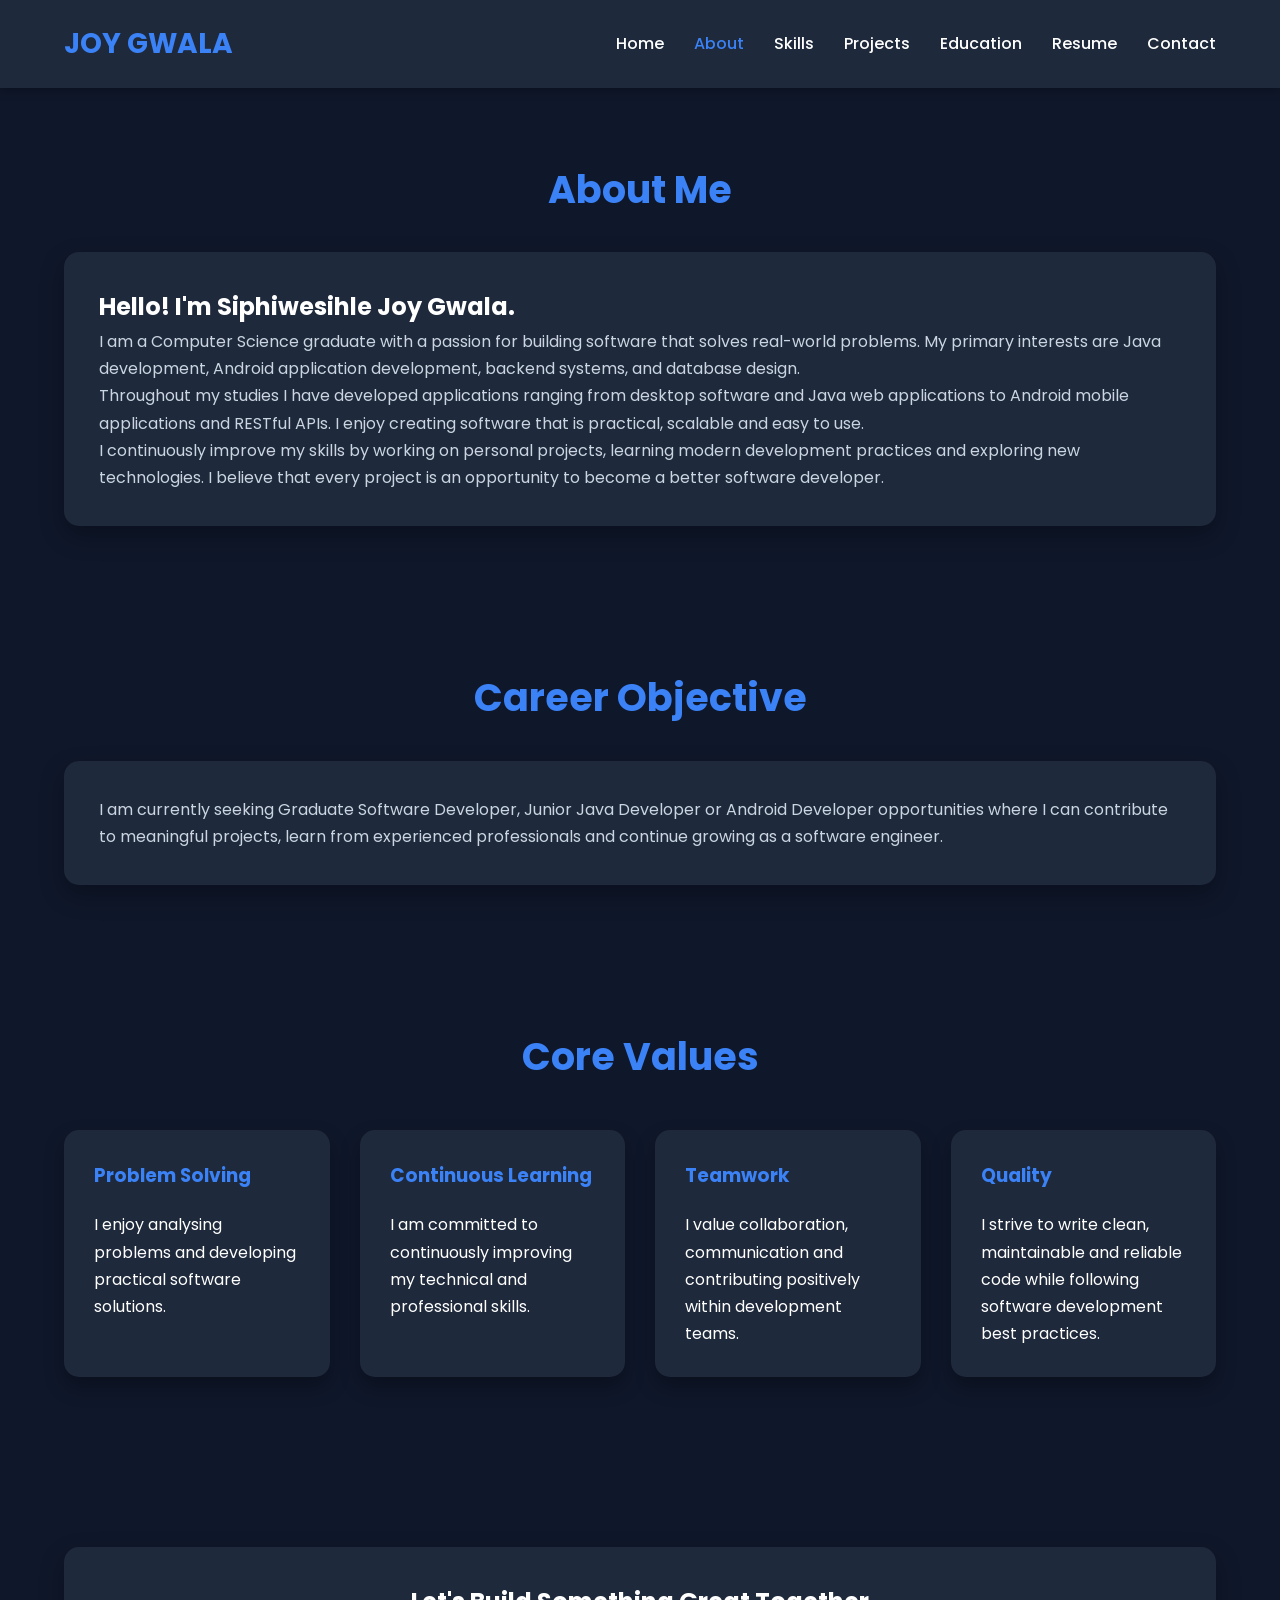
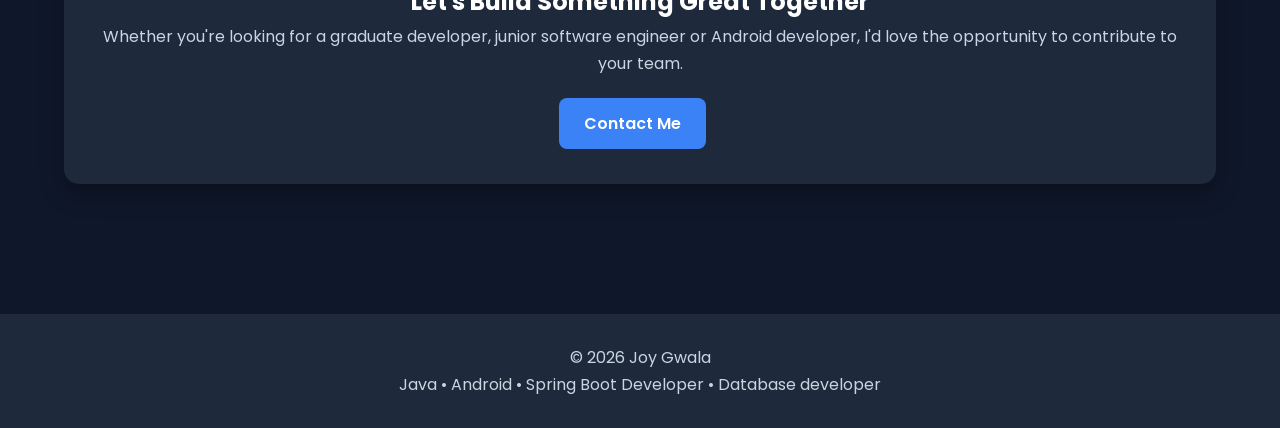
<file: about.html>
<!DOCTYPE html>
<html lang="en">

<head>
    <meta charset="UTF-8">
    <title>About | Joy Gwala</title>
    <link rel="stylesheet" href="style.css">
</head>

<body>

<nav>
    <div class="container nav-container">

        <h2 class="logo">JOY GWALA</h2>

        <ul>
            <li><a href="index.html">Home</a></li>
            <li><a class="active" href="about.html">About</a></li>
            <li><a href="skills.html">Skills</a></li>
            <li><a href="projects.html">Projects</a></li>
            <li><a href="education.html">Education</a></li>
            <li><a href="resume.html">Resume</a></li>
            <li><a href="contact.html">Contact</a></li>
        </ul>

    </div>
</nav>

<section class="container">

    <h1 class="section-title">About Me</h1>

    <div class="card">

        <h2>Hello! I'm Siphiwesihle Joy Gwala.</h2>

        <p>

            I am a Computer Science graduate with a passion for building
            software that solves real-world problems. My primary interests
            are Java development, Android application development, backend
            systems, and database design.

        </p>

        <p>

            Throughout my studies I have developed applications ranging from
            desktop software and Java web applications to Android mobile
            applications and RESTful APIs. I enjoy creating software that is
            practical, scalable and easy to use.

        </p>

        <p>

            I continuously improve my skills by working on personal projects,
            learning modern development practices and exploring new
            technologies. I believe that every project is an opportunity to
            become a better software developer.

        </p>

    </div>

</section>

<section class="container">

    <h2 class="section-title">Career Objective</h2>

    <div class="card">

        <p>

            I am currently seeking Graduate Software Developer, Junior Java
            Developer or Android Developer opportunities where I can
            contribute to meaningful projects, learn from experienced
            professionals and continue growing as a software engineer.

        </p>

    </div>

</section>

<section class="container">

    <h2 class="section-title">Core Values</h2>

    <div class="about-grid">

        <div class="skill-card">

            <h3>Problem Solving</h3>

            <p>
                I enjoy analysing problems and developing practical software
                solutions.
            </p>

        </div>

        <div class="skill-card">

            <h3>Continuous Learning</h3>

            <p>
                I am committed to continuously improving my technical and
                professional skills.
            </p>

        </div>

        <div class="skill-card">

            <h3>Teamwork</h3>

            <p>
                I value collaboration, communication and contributing
                positively within development teams.
            </p>

        </div>

        <div class="skill-card">

            <h3>Quality</h3>

            <p>
                I strive to write clean, maintainable and reliable code while
                following software development best practices.
            </p>

        </div>

    </div>

</section>

<section class="container">

    <div class="card center">

        <h2>Let's Build Something Great Together</h2>

        <p>

            Whether you're looking for a graduate developer, junior software
            engineer or Android developer, I'd love the opportunity to
            contribute to your team.

        </p>

        <a href="contact.html" class="btn btn-primary">
            Contact Me
        </a>

    </div>

</section>

<footer>

    <p>© 2026 Joy Gwala</p>

    <p>Java • Android • Spring Boot Developer • Database developer</p>

</footer>

</body>

</html>
</file>
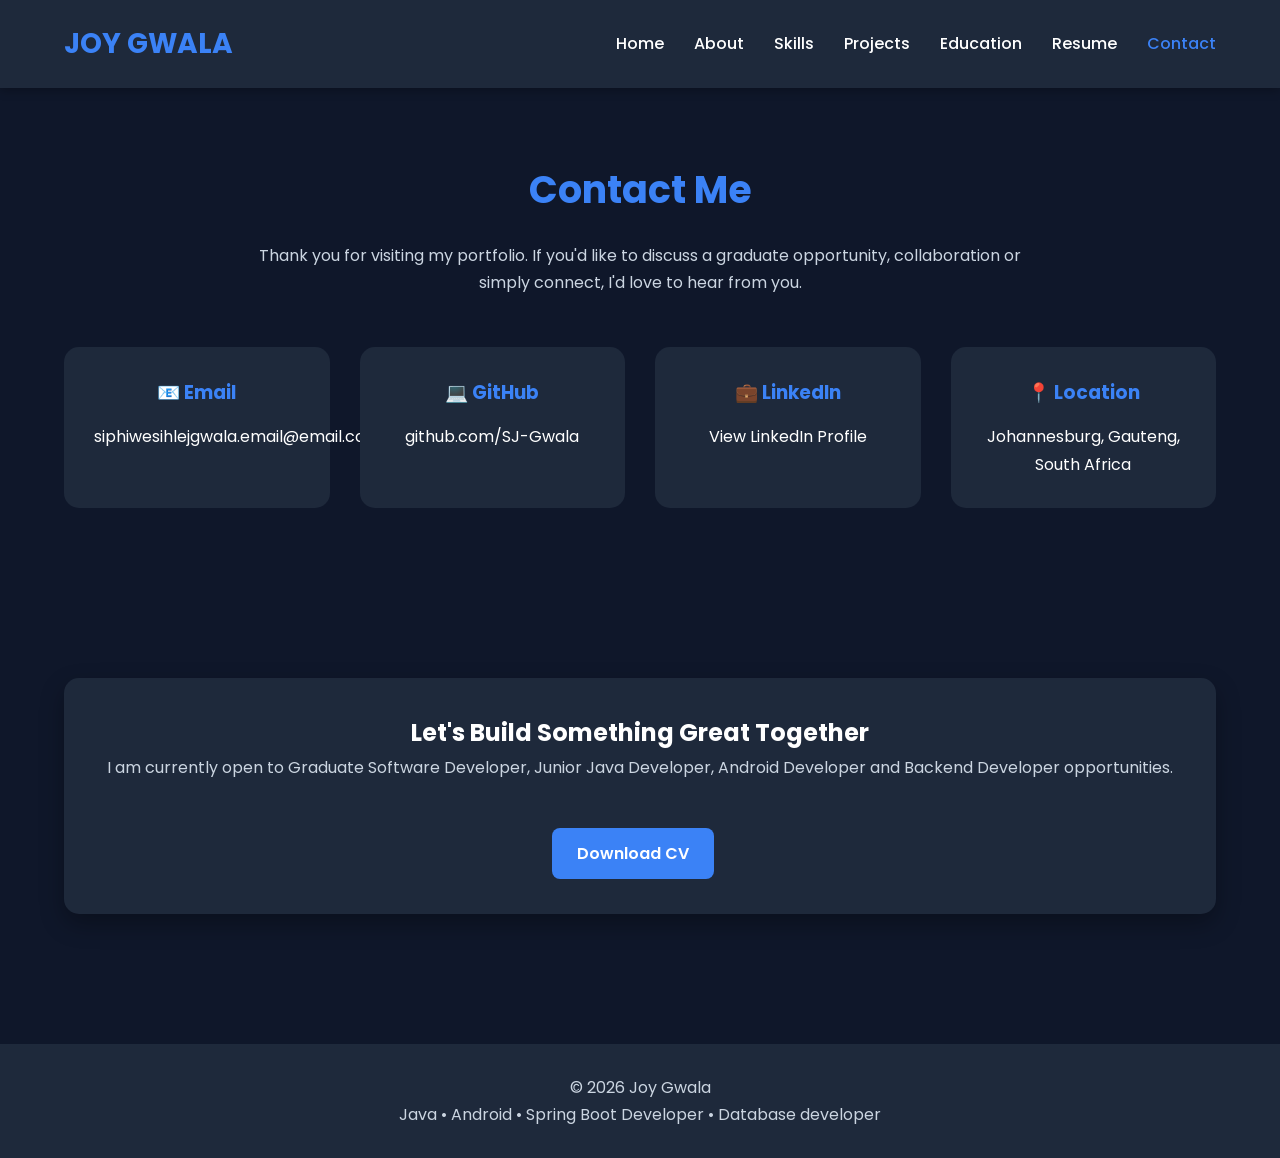
<file: contact.html>
<!DOCTYPE html>
<html lang="en">

<head>

<meta charset="UTF-8">

<title>Contact | Joy Gwala</title>

<link rel="stylesheet" href="style.css">

</head>

<body>

<nav>

<div class="container nav-container">

<h2 class="logo">JOY GWALA</h2>

<ul>

<li><a href="index.html">Home</a></li>

<li><a href="about.html">About</a></li>

<li><a href="skills.html">Skills</a></li>

<li><a href="projects.html">Projects</a></li>

<li><a href="education.html">Education</a></li>

<li><a href="resume.html">Resume</a></li>

<li><a class="active" href="contact.html">Contact</a></li>

</ul>

</div>

</nav>

<section class="container">

<h1 class="section-title">

Contact Me

</h1>

<p class="page-intro">

Thank you for visiting my portfolio. If you'd like to discuss a graduate opportunity, collaboration or simply connect, I'd love to hear from you.

</p>

<div class="contact-info">

<div class="contact-card">

<h3>📧 Email</h3>

<p>

siphiwesihlejgwala.email@email.com

</p>

</div>

<div class="contact-card">

<h3>💻 GitHub</h3>

<p>

<a href="https://github.com/SJ-Gwala"

target="_blank">

github.com/SJ-Gwala

</a>

</p>

</div>

<div class="contact-card">

<h3>💼 LinkedIn</h3>

<p>

<a href="www.linkedin.com/in/siphiwesihle-gwala-919321146"

target="_blank">

View LinkedIn Profile

</a>

</p>

</div>

<div class="contact-card">

<h3>📍 Location</h3>

<p>

Johannesburg, Gauteng, South Africa

</p>

</div>

</div>

</section>

<section class="container">

<div class="card center">

<h2>

Let's Build Something Great Together

</h2>

<p>

I am currently open to Graduate Software Developer,
Junior Java Developer, Android Developer and Backend Developer opportunities.

</p>

<br>

<a href="documents/SJ.Gwala_Resume.pdf"

download

class="btn btn-primary">

Download CV

</a>

</div>

</section>

<footer>

<p>

© 2026 Joy Gwala

</p>

<p>

Java • Android • Spring Boot Developer • Database developer

</p>

</footer>

</body>

</html>
</file>
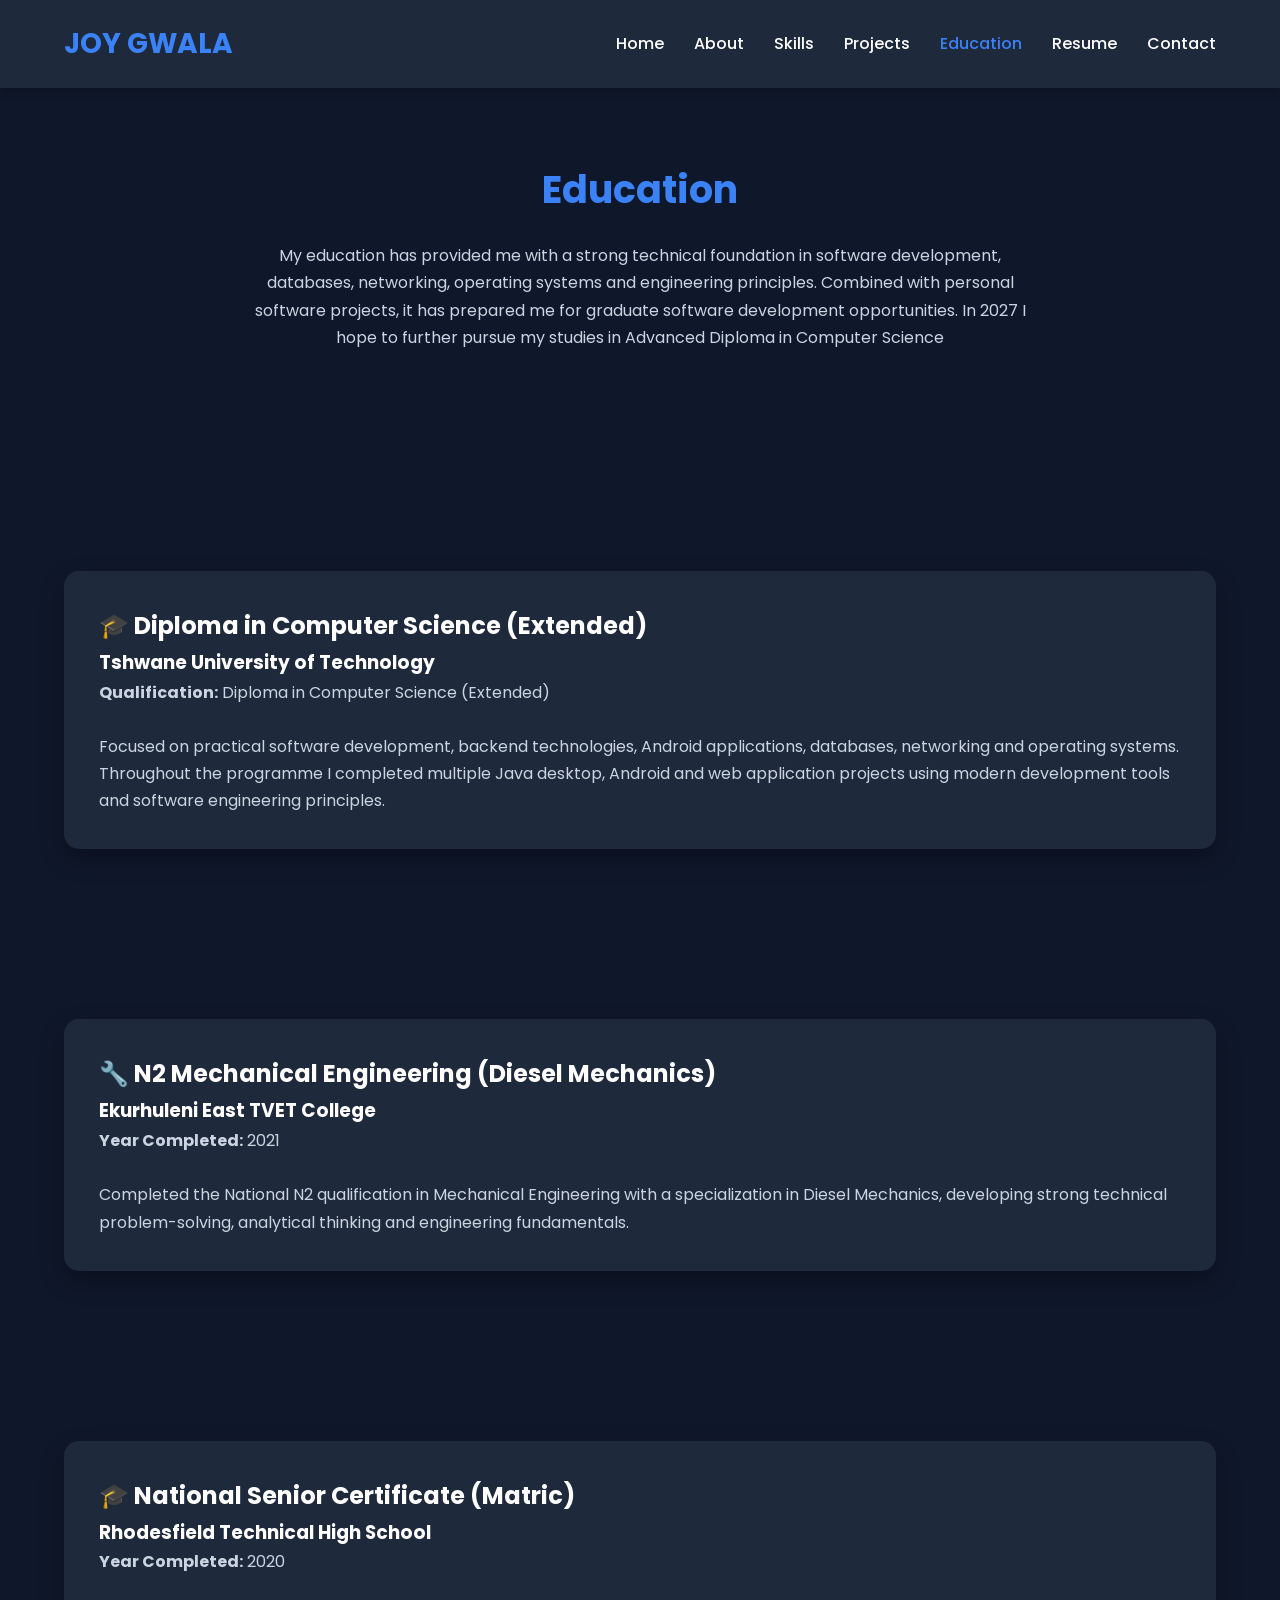
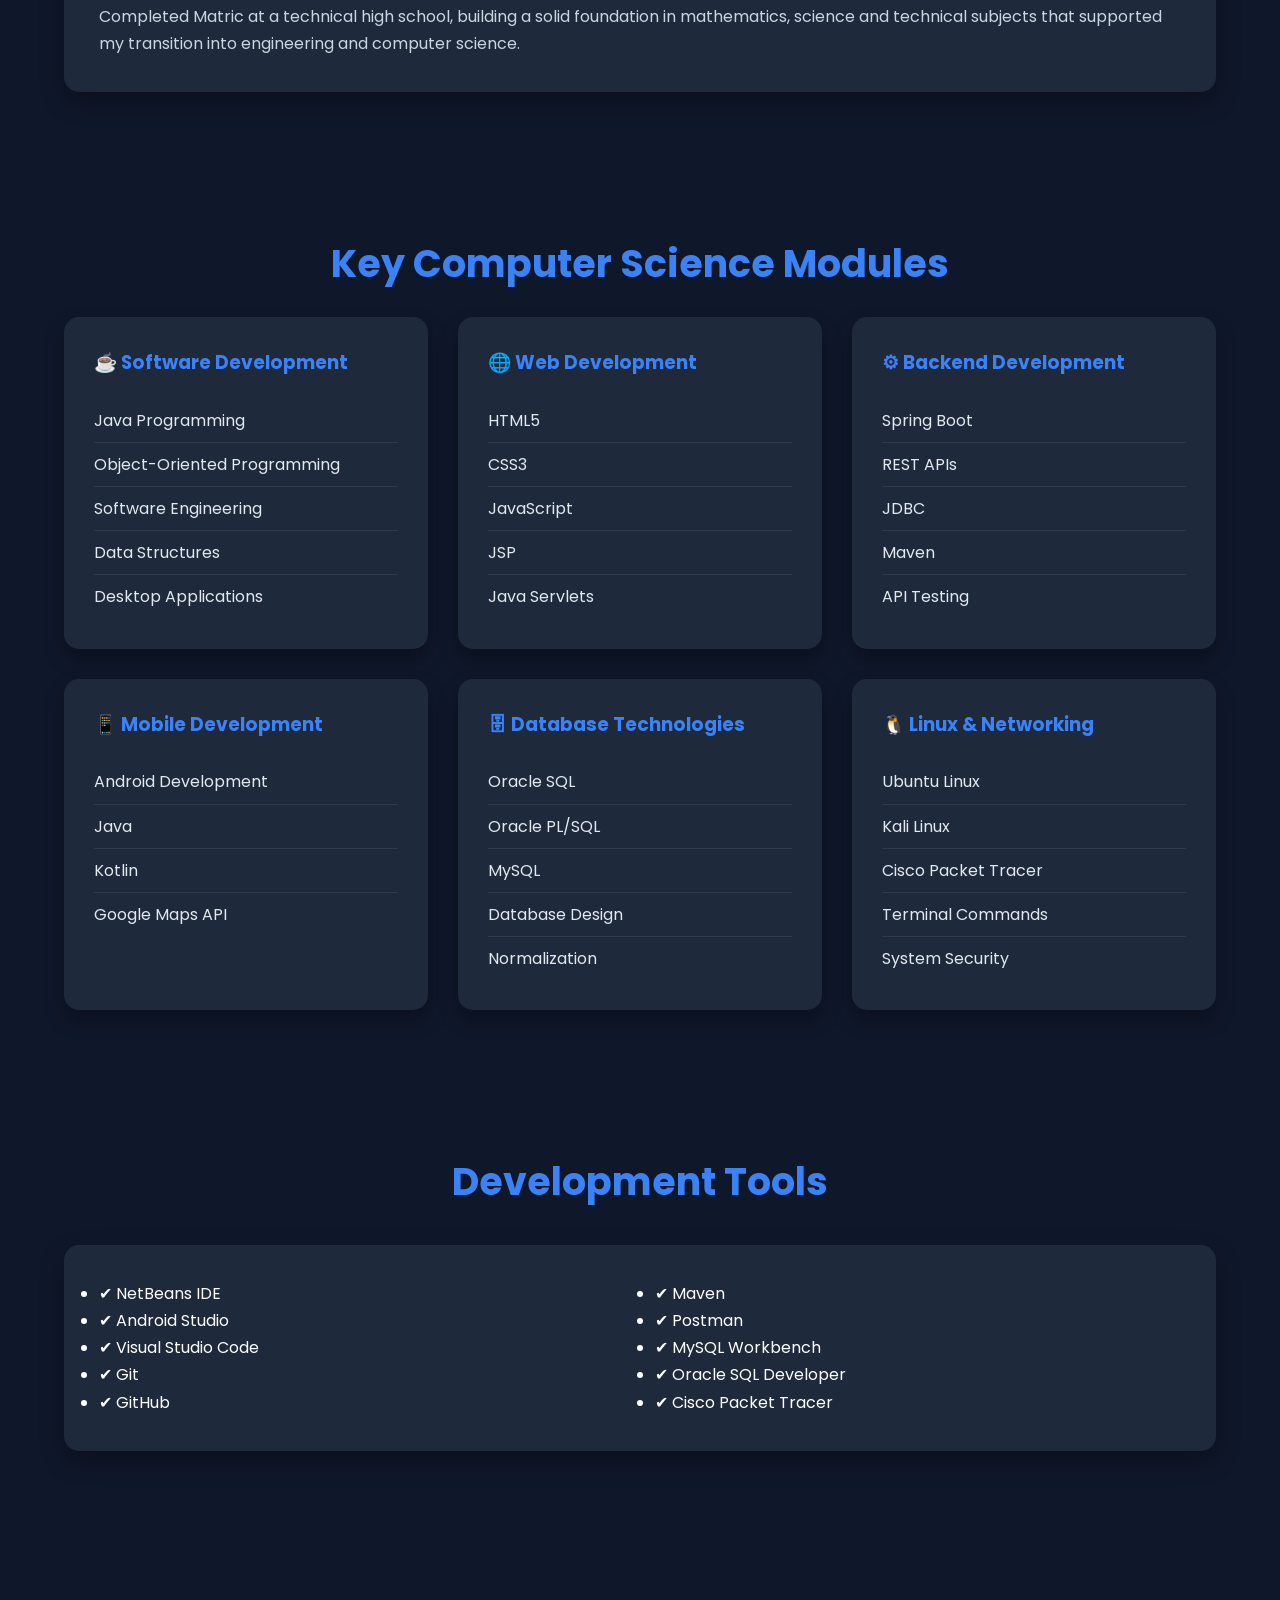
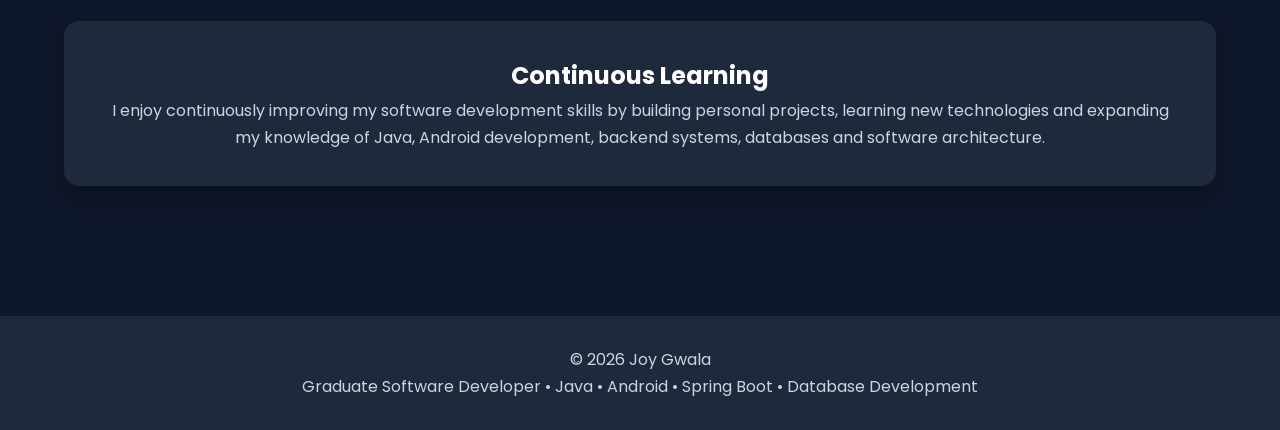
<file: education.html>
<!DOCTYPE html>
<html lang="en">

<head>

    <meta charset="UTF-8">
    <title>Education | Joy Gwala</title>
    <link rel="stylesheet" href="style.css">

</head>

<body>

<nav>

<div class="container nav-container">

<h2 class="logo">JOY GWALA</h2>

<ul>

<li><a href="index.html">Home</a></li>
<li><a href="about.html">About</a></li>
<li><a href="skills.html">Skills</a></li>
<li><a href="projects.html">Projects</a></li>
<li><a class="active" href="education.html">Education</a></li>
<li><a href="resume.html">Resume</a></li>
<li><a href="contact.html">Contact</a></li>

</ul>

</div>

</nav>

<section class="container">

<h1 class="section-title">

Education

</h1>

<p class="page-intro">

My education has provided me with a strong technical foundation in software development, databases, networking, operating systems and engineering principles. Combined with personal software projects, it has prepared me for graduate software development opportunities.
In 2027 I hope to further pursue my studies in Advanced Diploma in Computer Science

</p>

</section>

<!-- ================= UNIVERSITY ================= -->

<section class="container">

<div class="card">

<h2>🎓 Diploma in Computer Science (Extended)</h2>

<h3>Tshwane University of Technology</h3>

<p><strong>Qualification:</strong> Diploma in Computer Science (Extended)</p>

<br>

<p>

Focused on practical software development, backend technologies,
Android applications, databases, networking and operating systems.
Throughout the programme I completed multiple Java desktop,
Android and web application projects using modern development
tools and software engineering principles.

</p>

</div>

</section>

<!-- ================= N2 ================= -->

<section class="container">

<div class="card">

<h2>🔧 N2 Mechanical Engineering (Diesel Mechanics)</h2>

<h3>Ekurhuleni East TVET College</h3>

<p><strong>Year Completed:</strong> 2021</p>

<br>

<p>

Completed the National N2 qualification in Mechanical Engineering
with a specialization in Diesel Mechanics, developing strong
technical problem-solving, analytical thinking and engineering
fundamentals.

</p>

</div>

</section>

<!-- ================= MATRIC ================= -->

<section class="container">

<div class="card">

<h2>🎓 National Senior Certificate (Matric)</h2>

<h3>Rhodesfield Technical High School</h3>

<p><strong>Year Completed:</strong> 2020</p>

<br>

<p>

Completed Matric at a technical high school, building a solid
foundation in mathematics, science and technical subjects that
supported my transition into engineering and computer science.

</p>

</div>

</section>

<!-- ================= MODULES ================= -->

<section class="container">

<h2 class="section-title">

Key Computer Science Modules

</h2>

<div class="skills-grid">

<div class="skill-card">

<h3>☕ Software Development</h3>

<ul>

<li>Java Programming</li>
<li>Object-Oriented Programming</li>
<li>Software Engineering</li>
<li>Data Structures</li>
<li>Desktop Applications</li>

</ul>

</div>

<div class="skill-card">

<h3>🌐 Web Development</h3>

<ul>

<li>HTML5</li>
<li>CSS3</li>
<li>JavaScript</li>
<li>JSP</li>
<li>Java Servlets</li>

</ul>

</div>

<div class="skill-card">

<h3>⚙ Backend Development</h3>

<ul>

<li>Spring Boot</li>
<li>REST APIs</li>
<li>JDBC</li>
<li>Maven</li>
<li>API Testing</li>

</ul>

</div>

<div class="skill-card">

<h3>📱 Mobile Development</h3>

<ul>

<li>Android Development</li>
<li>Java</li>
<li>Kotlin</li>
<li>Google Maps API</li>

</ul>

</div>

<div class="skill-card">

<h3>🗄 Database Technologies</h3>

<ul>

<li>Oracle SQL</li>
<li>Oracle PL/SQL</li>
<li>MySQL</li>
<li>Database Design</li>
<li>Normalization</li>

</ul>

</div>

<div class="skill-card">

<h3>🐧 Linux & Networking</h3>

<ul>

<li>Ubuntu Linux</li>
<li>Kali Linux</li>
<li>Cisco Packet Tracer</li>
<li>Terminal Commands</li>
<li>System Security</li>

</ul>

</div>

</div>

</section>

<!-- ================= TOOLS ================= -->

<section class="container">

<h2 class="section-title">

Development Tools

</h2>

<div class="card">

<div class="skills-grid">

<div>

<ul>

<li>✔ NetBeans IDE</li>
<li>✔ Android Studio</li>
<li>✔ Visual Studio Code</li>
<li>✔ Git</li>
<li>✔ GitHub</li>

</ul>

</div>

<div>

<ul>

<li>✔ Maven</li>
<li>✔ Postman</li>
<li>✔ MySQL Workbench</li>
<li>✔ Oracle SQL Developer</li>
<li>✔ Cisco Packet Tracer</li>

</ul>

</div>

</div>

</div>

</section>

<!-- ================= LEARNING ================= -->

<section class="container">

<div class="card center">

<h2>Continuous Learning</h2>

<p>

I enjoy continuously improving my software development skills by
building personal projects, learning new technologies and
expanding my knowledge of Java, Android development, backend
systems, databases and software architecture.

</p>

</div>

</section>

<footer>

<p>

© 2026 Joy Gwala

</p>

<p>

Graduate Software Developer • Java • Android • Spring Boot • Database Development

</p>

</footer>

</body>

</html>
</file>
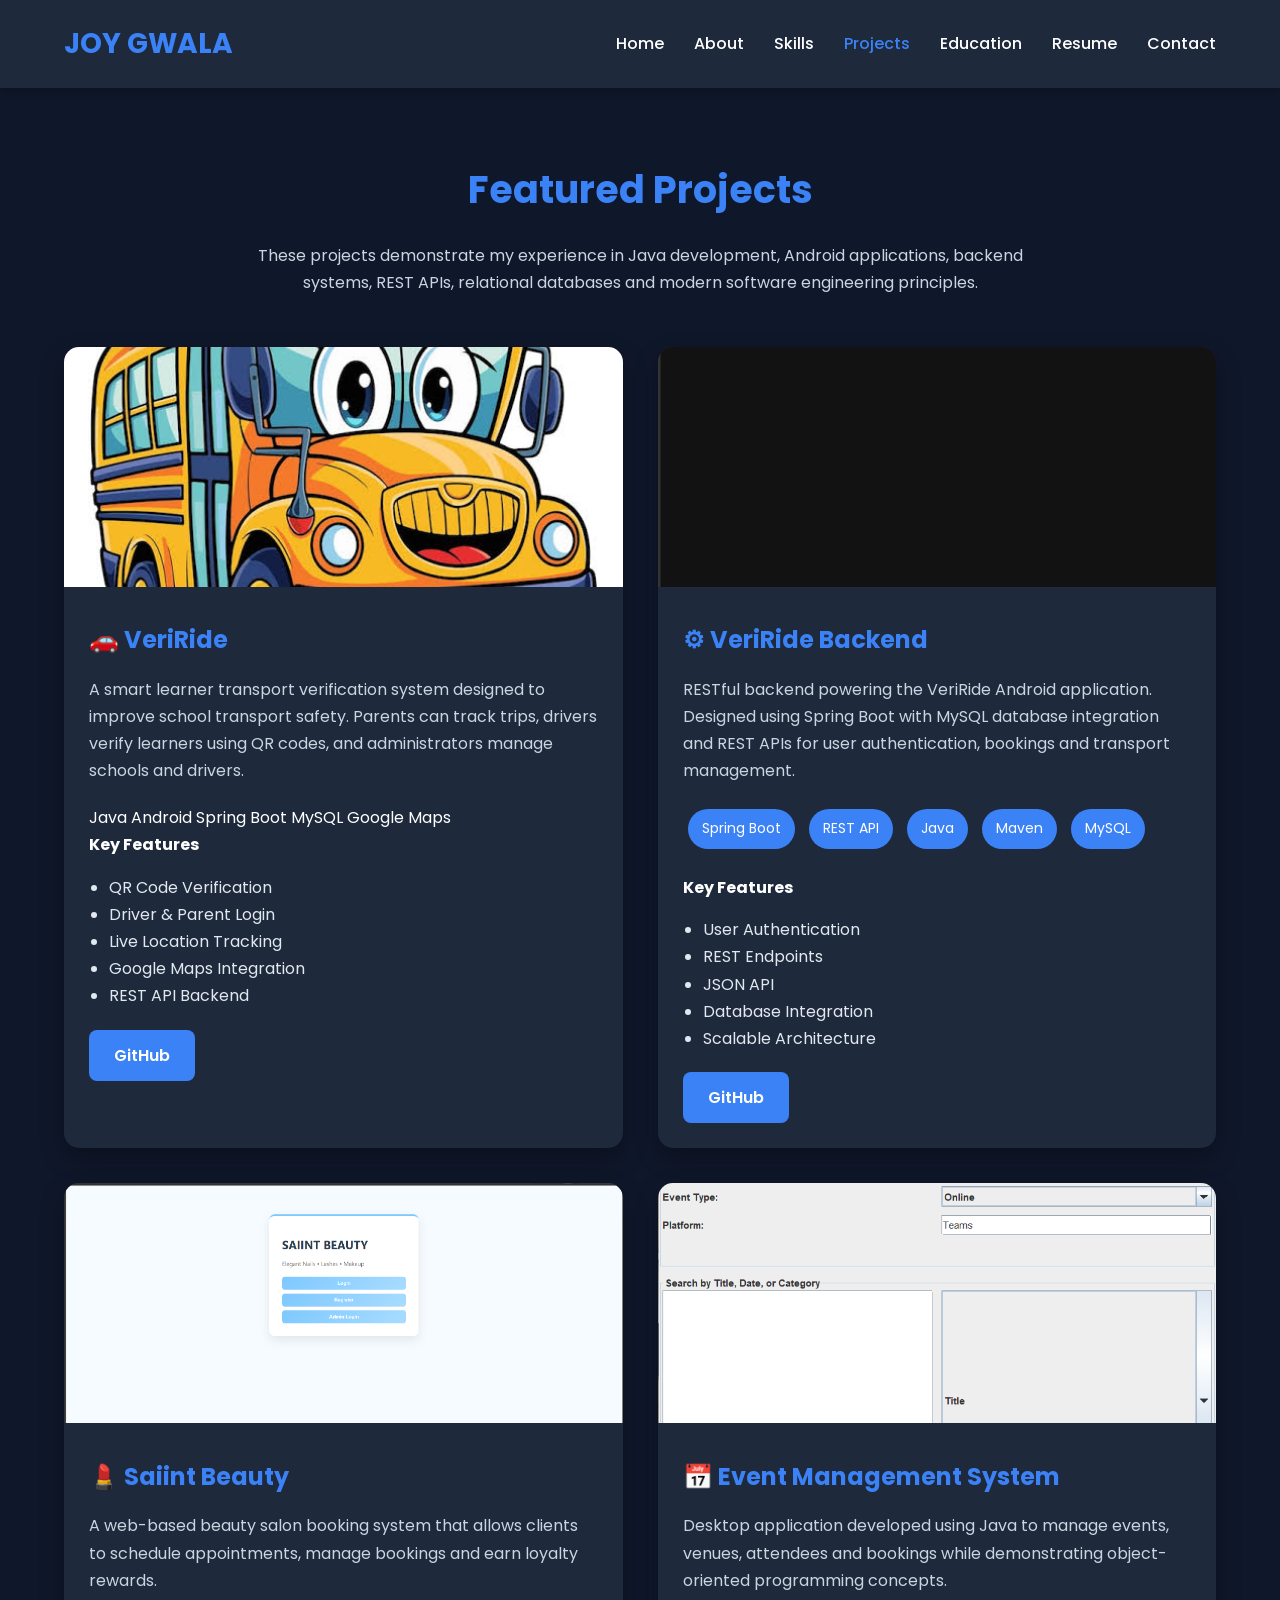
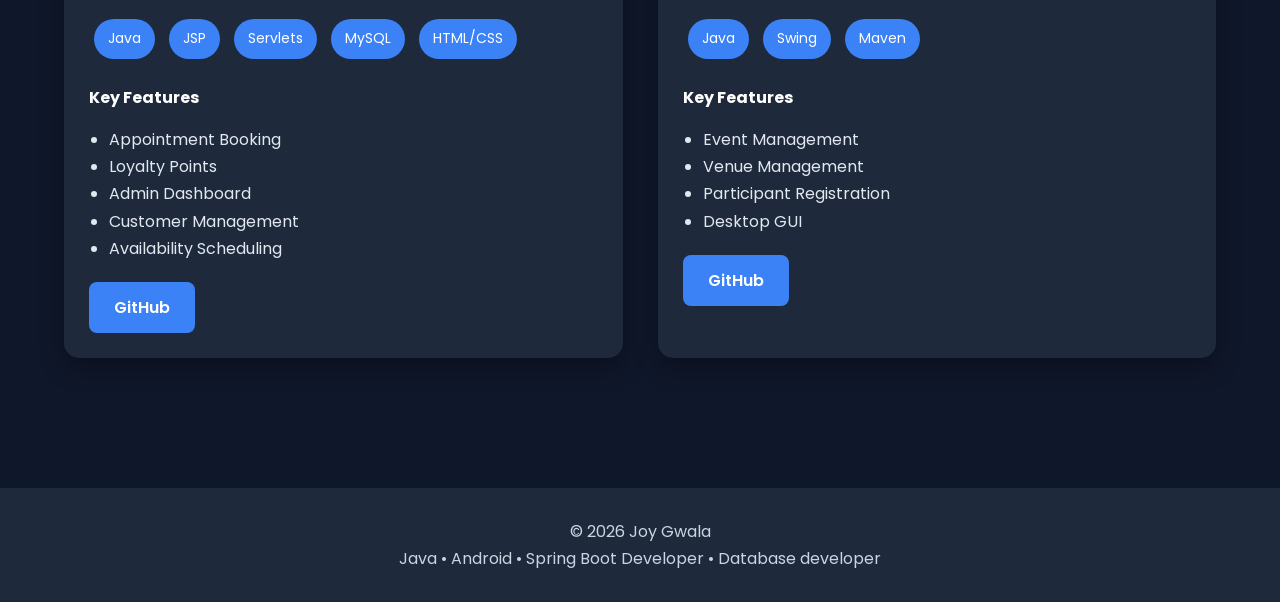
<file: projects.html>
<!DOCTYPE html>
<html lang="en">

<head>

    <meta charset="UTF-8">

    <title>Projects | Joy Gwala</title>

    <link rel="stylesheet" href="style.css">

</head>

<body>

<nav>

<div class="container nav-container">

<h2 class="logo">JOY GWALA</h2>

<ul>

<li><a href="index.html">Home</a></li>

<li><a href="about.html">About</a></li>

<li><a href="skills.html">Skills</a></li>

<li><a class="active" href="projects.html">Projects</a></li>

<li><a href="education.html">Education</a></li>

<li><a href="resume.html">Resume</a></li>

<li><a href="contact.html">Contact</a></li>

</ul>

</div>

</nav>

<section class="container">

<h1 class="section-title">

Featured Projects

</h1>

<p class="page-intro">

These projects demonstrate my experience in Java development,
Android applications, backend systems, REST APIs, relational
databases and modern software engineering principles.

</p>

<div class="projects-grid">

<!-- ================= VERIRIDE ================= -->

<div class="project-card">

<img src="pictures/veriride.jpeg" alt="VeriRide">

<div class="project-content">

<h2>🚗 VeriRide</h2>

<p>

A smart learner transport verification system designed to improve
school transport safety.

Parents can track trips, drivers verify learners using QR codes,
and administrators manage schools and drivers.

</p>

<div class=".tech-stack">

<span>Java</span>

<span>Android</span>

<span>Spring Boot</span>

<span>MySQL</span>

<span>Google Maps</span>

</div>

<h4>Key Features</h4>

<ul>

<li>QR Code Verification</li>

<li>Driver & Parent Login</li>

<li>Live Location Tracking</li>

<li>Google Maps Integration</li>

<li>REST API Backend</li>

</ul>

<div class="project-buttons">

<a href="https://github.com/SJ-Gwala/Veriride"
class="btn btn-primary">

GitHub

</a>

</div>

</div>

</div>

<!-- ================= BACKEND ================= -->

<div class="project-card">

<img src="pictures/Backend.png" alt="Backend">

<div class="project-content">

<h2>⚙ VeriRide Backend</h2>

<p>

RESTful backend powering the VeriRide Android application.

Designed using Spring Boot with MySQL database integration and
REST APIs for user authentication, bookings and transport
management.

</p>

<div class="tech-stack">

<span>Spring Boot</span>

<span>REST API</span>

<span>Java</span>

<span>Maven</span>

<span>MySQL</span>

</div>

<h4>Key Features</h4>

<ul>

<li>User Authentication</li>

<li>REST Endpoints</li>

<li>JSON API</li>

<li>Database Integration</li>

<li>Scalable Architecture</li>

</ul>

<div class="project-buttons">

<a href="https://github.com/SJ-Gwala/Veriride"
class="btn btn-primary">

GitHub

</a>

</div>

</div>

</div>

<!-- ================= SAIINT BEAUTY ================= -->

<div class="project-card">

<img src="pictures/home.png" alt="Saiint Beauty">

<div class="project-content">

<h2>💄 Saiint Beauty</h2>

<p>

A web-based beauty salon booking system that allows clients
to schedule appointments, manage bookings and earn loyalty
rewards.

</p>

<div class="tech-stack">

<span>Java</span>

<span>JSP</span>

<span>Servlets</span>

<span>MySQL</span>

<span>HTML/CSS</span>

</div>

<h4>Key Features</h4>

<ul>

<li>Appointment Booking</li>

<li>Loyalty Points</li>

<li>Admin Dashboard</li>

<li>Customer Management</li>

<li>Availability Scheduling</li>

</ul>

<div class="project-buttons">

<a href="https://github.com/SJ-Gwala/Saiint-Beauty"
class="btn btn-primary">

GitHub

</a>

</div>

</div>

</div>

<!-- ================= EVENT MANAGER ================= -->

<div class="project-card">

<img src="pictures/home_event.png" alt="Event Manager">

<div class="project-content">

<h2>📅 Event Management System</h2>

<p>

Desktop application developed using Java to manage events,
venues, attendees and bookings while demonstrating object-
oriented programming concepts.

</p>

<div class="tech-stack">

<span>Java</span>

<span>Swing</span>

<span>Maven</span>

</div>

<h4>Key Features</h4>

<ul>

<li>Event Management</li>

<li>Venue Management</li>

<li>Participant Registration</li>

<li>Desktop GUI</li>

</ul>

<div class="project-buttons">

<a href="https://github.com/SJ-Gwala/Event-Manager-System"
class="btn btn-primary">

GitHub

</a>

</div>

</div>

</div>

</div>

</section>

<footer>

<p>

© 2026 Joy Gwala

</p>

<p>

Java • Android • Spring Boot Developer • Database developer

</p>

</footer>

</body>

</html>
</file>
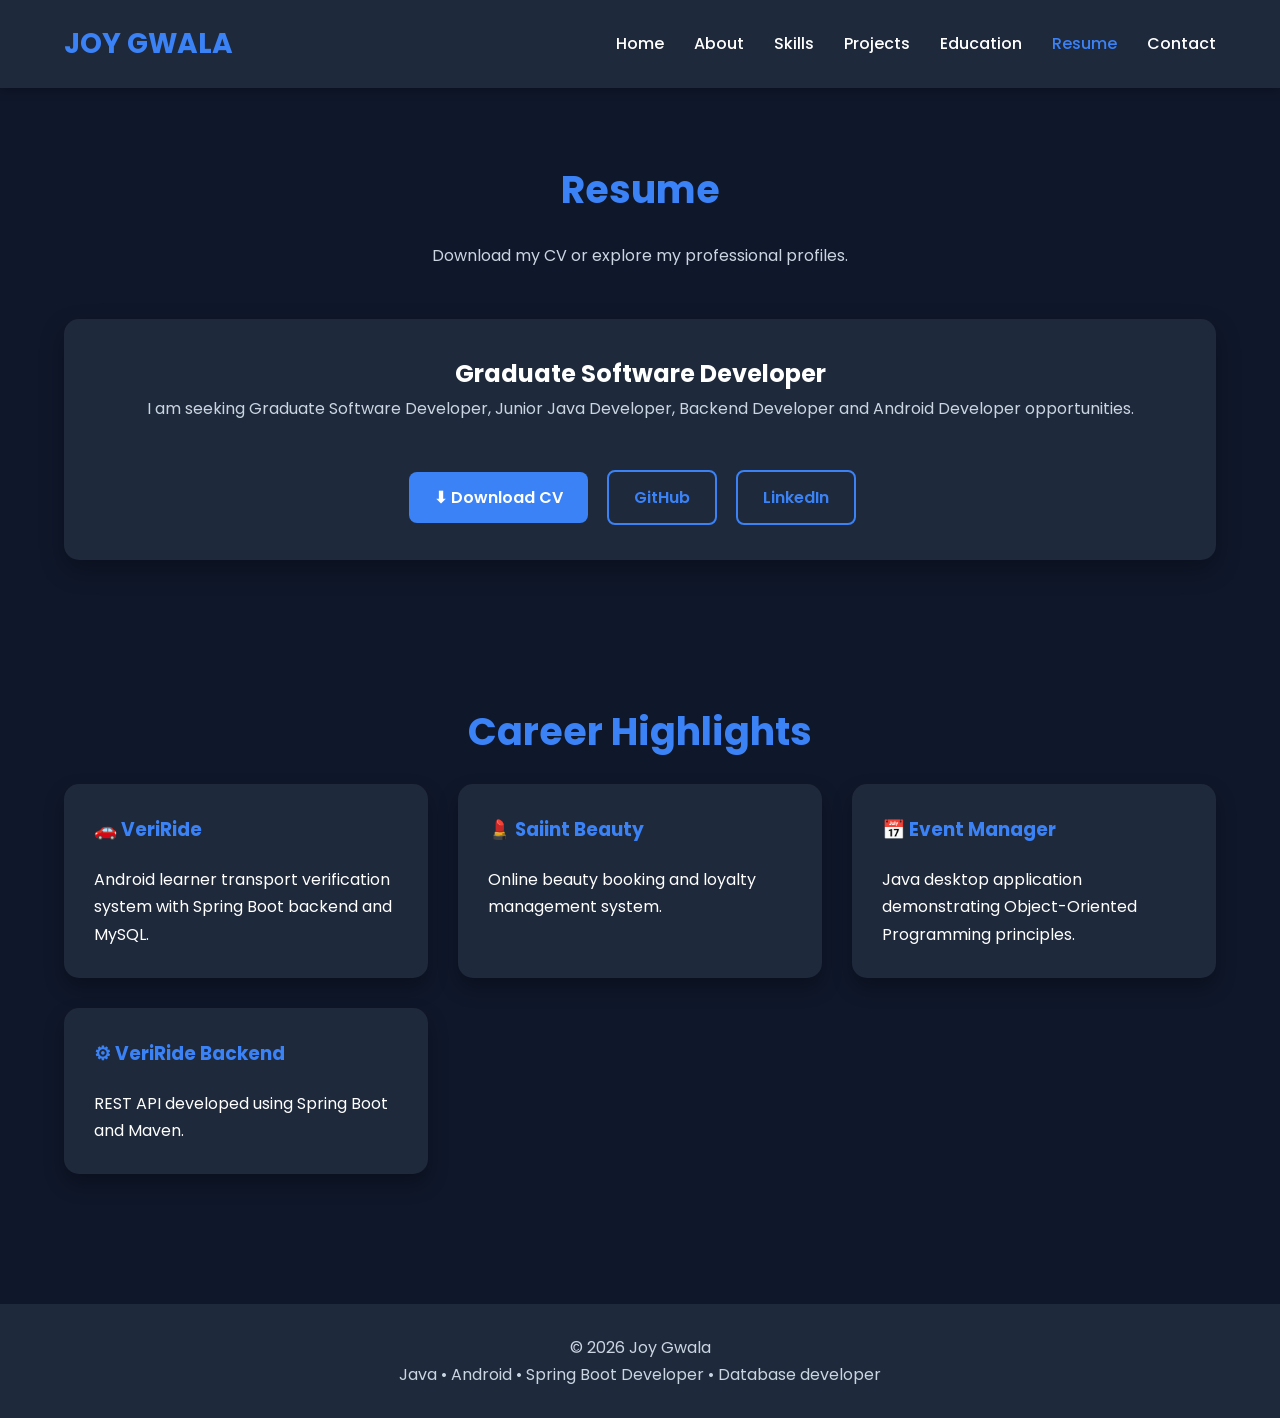
<file: resume.html>
<!DOCTYPE html>
<html lang="en">

<head>

<meta charset="UTF-8">

<title>Resume | Joy Gwala</title>

<link rel="stylesheet" href="style.css">

</head>

<body>

<nav>

<div class="container nav-container">

<h2 class="logo">JOY GWALA</h2>

<ul>

<li><a href="index.html">Home</a></li>

<li><a href="about.html">About</a></li>

<li><a href="skills.html">Skills</a></li>

<li><a href="projects.html">Projects</a></li>

<li><a href="education.html">Education</a></li>

<li><a class="active" href="resume.html">Resume</a></li>

<li><a href="contact.html">Contact</a></li>

</ul>

</div>

</nav>

<section class="container">

<h1 class="section-title">

Resume

</h1>

<p class="page-intro">

Download my CV or explore my professional profiles.

</p>

<div class="card center">

<h2>Graduate Software Developer</h2>

<p>

I am seeking Graduate Software Developer, Junior Java Developer,
Backend Developer and Android Developer opportunities.

</p>

<br>

<a href="documents/SJ.Gwala_Resume.pdf"

download

class="btn btn-primary">

⬇ Download CV

</a>

<a href="https://github.com/SJ-Gwala"

target="_blank"

class="btn btn-outline">

GitHub

</a>

<a href="https://www.linkedin.com/"

target="_blank"

class="btn btn-outline">

LinkedIn

</a>

</div>

</section>

<section class="container">

<h2 class="section-title">

Career Highlights

</h2>

<div class="skills-grid">

<div class="skill-card">

<h3>🚗 VeriRide</h3>

<p>

Android learner transport verification system with
Spring Boot backend and MySQL.

</p>

</div>

<div class="skill-card">

<h3>💄 Saiint Beauty</h3>

<p>

Online beauty booking and loyalty management
system.

</p>

</div>

<div class="skill-card">

<h3>📅 Event Manager</h3>

<p>

Java desktop application demonstrating
Object-Oriented Programming principles.

</p>

</div>

<div class="skill-card">

<h3>⚙ VeriRide Backend</h3>

<p>

REST API developed using Spring Boot and Maven.

</p>

</div>

</div>

</section>

<footer>

<p>

© 2026 Joy Gwala

</p>

<p>

Java • Android • Spring Boot Developer • Database developer

</p>

</footer>

</body>

</html>
</file>
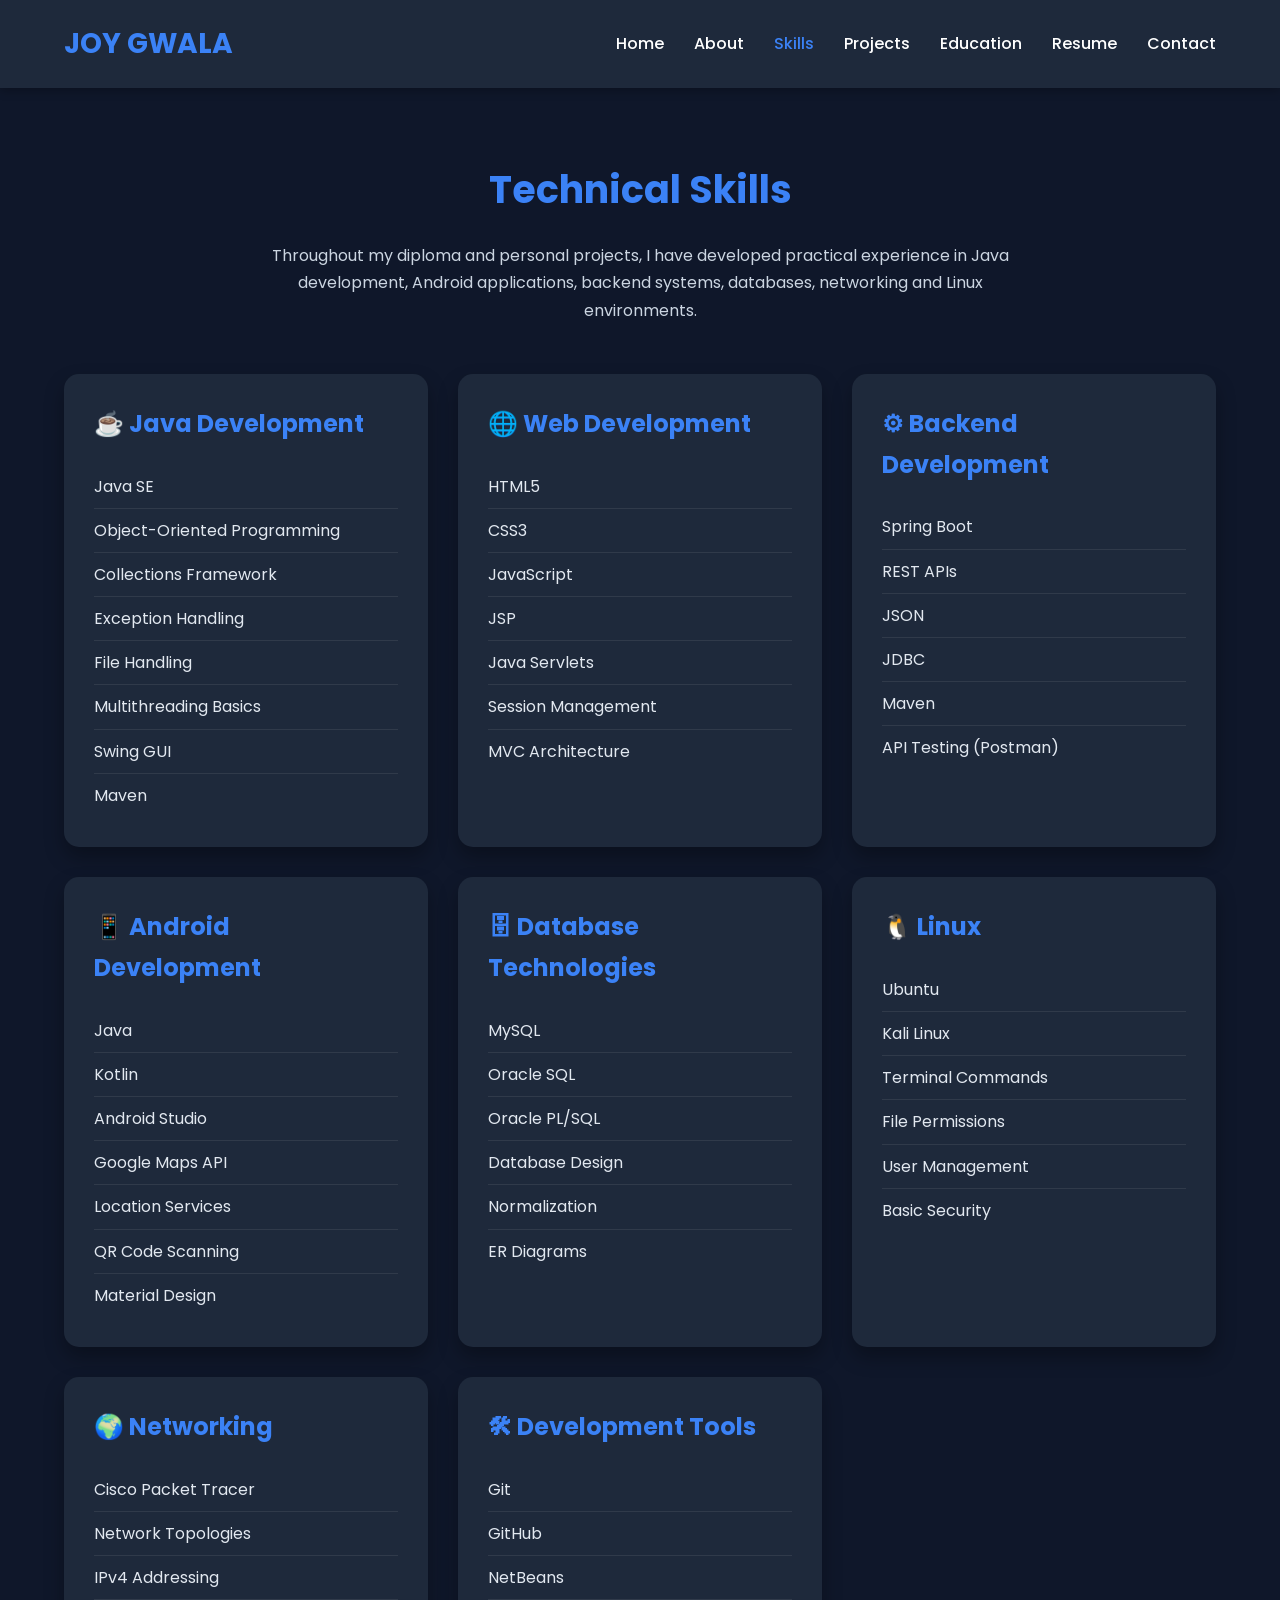
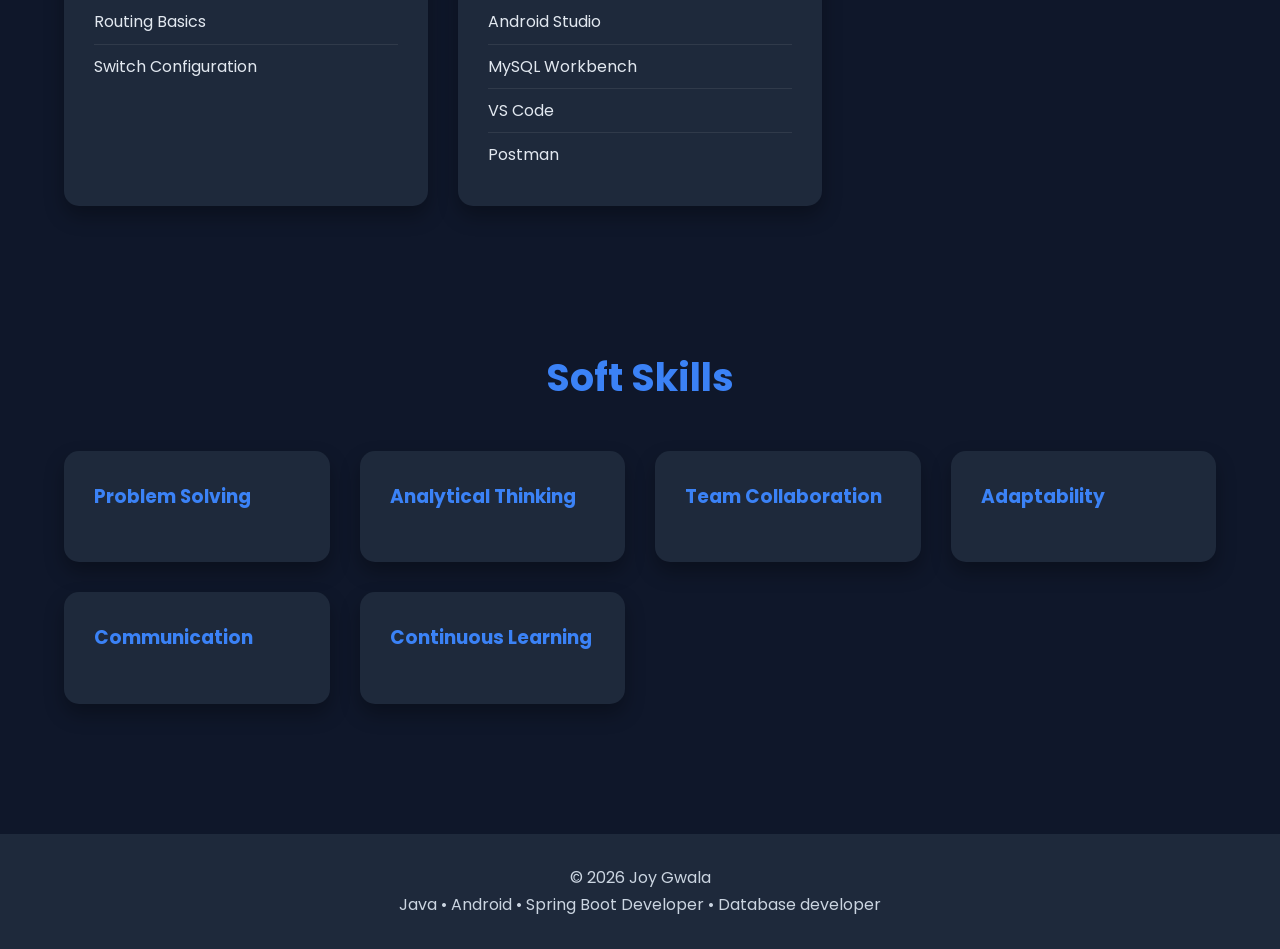
<file: skills.html>
<!DOCTYPE html>
<html lang="en">

<head>
    <meta charset="UTF-8">
    <title>Skills | Joy Gwala</title>
    <link rel="stylesheet" href="style.css">
</head>

<body>

<nav>
    <div class="container nav-container">

        <h2 class="logo">JOY GWALA</h2>

        <ul>
            <li><a href="index.html">Home</a></li>
            <li><a href="about.html">About</a></li>
            <li><a class="active" href="skills.html">Skills</a></li>
            <li><a href="projects.html">Projects</a></li>
            <li><a href="education.html">Education</a></li>
            <li><a href="resume.html">Resume</a></li>
            <li><a href="contact.html">Contact</a></li>
        </ul>

    </div>
</nav>

<section class="container">

    <h1 class="section-title">Technical Skills</h1>

    <p class="page-intro">
        Throughout my diploma and personal projects, I have developed practical
        experience in Java development, Android applications, backend systems,
        databases, networking and Linux environments.
    </p>

    <div class="skills-grid">

        <div class="skill-card">
            <h2>☕ Java Development</h2>

            <ul>
                <li>Java SE</li>
                <li>Object-Oriented Programming</li>
                <li>Collections Framework</li>
                <li>Exception Handling</li>
                <li>File Handling</li>
                <li>Multithreading Basics</li>
                <li>Swing GUI</li>
                <li>Maven</li>
            </ul>

        </div>

        <div class="skill-card">

            <h2>🌐 Web Development</h2>

            <ul>
                <li>HTML5</li>
                <li>CSS3</li>
                <li>JavaScript</li>
                <li>JSP</li>
                <li>Java Servlets</li>
                <li>Session Management</li>
                <li>MVC Architecture</li>
            </ul>

        </div>

        <div class="skill-card">

            <h2>⚙ Backend Development</h2>

            <ul>
                <li>Spring Boot</li>
                <li>REST APIs</li>
                <li>JSON</li>
                <li>JDBC</li>
                <li>Maven</li>
                <li>API Testing (Postman)</li>
            </ul>

        </div>

        <div class="skill-card">

            <h2>📱 Android Development</h2>

            <ul>
                <li>Java</li>
                <li>Kotlin</li>
                <li>Android Studio</li>
                <li>Google Maps API</li>
                <li>Location Services</li>
                <li>QR Code Scanning</li>
                <li>Material Design</li>
            </ul>

        </div>

        <div class="skill-card">

            <h2>🗄 Database Technologies</h2>

            <ul>
                <li>MySQL</li>
                <li>Oracle SQL</li>
                <li>Oracle PL/SQL</li>
                <li>Database Design</li>
                <li>Normalization</li>
                <li>ER Diagrams</li>
            </ul>

        </div>

        <div class="skill-card">

            <h2>🐧 Linux</h2>

            <ul>
                <li>Ubuntu</li>
                <li>Kali Linux</li>
                <li>Terminal Commands</li>
                <li>File Permissions</li>
                <li>User Management</li>
                <li>Basic Security</li>
            </ul>

        </div>

        <div class="skill-card">

            <h2>🌍 Networking</h2>

            <ul>
                <li>Cisco Packet Tracer</li>
                <li>Network Topologies</li>
                <li>IPv4 Addressing</li>
                <li>Routing Basics</li>
                <li>Switch Configuration</li>
            </ul>

        </div>

        <div class="skill-card">

            <h2>🛠 Development Tools</h2>

            <ul>
                <li>Git</li>
                <li>GitHub</li>
                <li>NetBeans</li>
                <li>Android Studio</li>
                <li>MySQL Workbench</li>
                <li>VS Code</li>
                <li>Postman</li>
            </ul>

        </div>

    </div>

</section>

<section class="container">

    <h2 class="section-title">Soft Skills</h2>

    <div class="about-grid">

        <div class="skill-card">
            <h3>Problem Solving</h3>
        </div>

        <div class="skill-card">
            <h3>Analytical Thinking</h3>
        </div>

        <div class="skill-card">
            <h3>Team Collaboration</h3>
        </div>

        <div class="skill-card">
            <h3>Adaptability</h3>
        </div>

        <div class="skill-card">
            <h3>Communication</h3>
        </div>

        <div class="skill-card">
            <h3>Continuous Learning</h3>
        </div>

    </div>

</section>

<footer>

    <p>© 2026 Joy Gwala</p>

    <p>Java • Android • Spring Boot Developer • Database developer</p>

</footer>

</body>

</html>
</file>
<file: style.css>
/* ===========================
   GOOGLE FONT
=========================== */

@import url('https://fonts.googleapis.com/css2?family=Poppins:wght@300;400;500;600;700&display=swap');

/* ===========================
   RESET
=========================== */

*{
    margin:0;
    padding:0;
    box-sizing:border-box;
    font-family:'Poppins',sans-serif;
}

html{
    scroll-behavior:smooth;
}

body{
    background:#0F172A;
    color:#FFFFFF;
    line-height:1.7;
}

/* ===========================
   CONTAINER
=========================== */

.container{
    width:90%;
    max-width:1200px;
    margin:auto;
}

/* ===========================
   NAVIGATION
=========================== */

nav{
    background:#1E293B;
    position:sticky;
    top:0;
    z-index:1000;
    box-shadow:0 2px 10px rgba(0,0,0,.3);
}

.nav-container{
    display:flex;
    justify-content:space-between;
    align-items:center;
    padding:20px 0;
}

.logo{
    color:#3B82F6;
    font-size:28px;
    font-weight:700;
}

nav ul{
    display:flex;
    list-style:none;
}

nav ul li{
    margin-left:30px;
}

nav ul li a{
    color:white;
    text-decoration:none;
    transition:.3s;
    font-weight:500;
}

nav ul li a:hover,
.active{
    color:#3B82F6;
}

/* ===========================
   HERO
=========================== */

.hero{
    display:flex;
    justify-content:space-between;
    align-items:center;
    padding:80px 0;
    gap:60px;
}

.hero-text{
    flex:1;
}

.hero-text h1{
    font-size:50px;
    margin:15px 0;
}

.subtitle{
    color:#3B82F6;
    margin-bottom:20px;
}

.tagline{
    color:#CBD5E1;
    font-size:18px;
    margin-bottom:20px;
}

.hero-image{
    flex:1;
    text-align:center;
}

.hero-image img{
    width:350px;
    height:350px;
    border-radius:50%;
    object-fit:cover;
    border:5px solid #3B82F6;
}

/* ===========================
   BUTTONS
=========================== */

.btn{
    display:inline-block;
    padding:12px 25px;
    border-radius:8px;
    text-decoration:none;
    margin-right:15px;
    margin-top:20px;
    transition:.3s;
    font-weight:600;
}

.btn-primary{
    background:#3B82F6;
    color:white;
}

.btn-primary:hover{
    background:#2563EB;
}

.btn-outline{
    border:2px solid #3B82F6;
    color:#3B82F6;
}

.btn-outline:hover{
    background:#3B82F6;
    color:white;
}

/* ===========================
   SECTIONS
=========================== */

section{
    padding:70px 0;
}

.section-title{
    text-align:center;
    font-size:38px;
    margin-bottom:20px;
    color:#3B82F6;
}

.page-intro{
    text-align:center;
    color:#CBD5E1;
    max-width:800px;
    margin:auto;
    margin-bottom:50px;
}

.card{
    background:#1E293B;
    padding:35px;
    border-radius:15px;
    box-shadow:0 10px 25px rgba(0,0,0,.3);
    margin-top:30px;
}

.card p{
    color:#CBD5E1;
}

.center{
    text-align:center;
}

.about-grid{
    display:grid;
    grid-template-columns:repeat(auto-fit,minmax(250px,1fr));
    gap:30px;
    margin-top:40px;
}

.skills-grid{
    display:grid;
    grid-template-columns:repeat(auto-fit,minmax(300px,1fr));
    gap:30px;
}

.skill-card{
    background:#1E293B;
    padding:30px;
    border-radius:15px;
    transition:.3s;
    box-shadow:0 10px 20px rgba(0,0,0,.3);
}

.skill-card:hover{
    transform:translateY(-8px);
}

.skill-card h2,
.skill-card h3{
    color:#3B82F6;
    margin-bottom:20px;
}

.skill-card ul{
    list-style:none;
}

.skill-card ul li{
    padding:8px 0;
    color:#E2E8F0;
    border-bottom:1px solid rgba(255,255,255,.08);
}

.skill-card ul li:last-child{
    border:none;
}

.projects-grid{
    display:grid;
    grid-template-columns:repeat(auto-fit,minmax(380px,1fr));
    gap:35px;
}

.project-card{
    background:#1E293B;
    border-radius:15px;
    overflow:hidden;
    box-shadow:0 10px 25px rgba(0,0,0,.3);
    transition:.3s;
}

.project-card:hover{
    transform:translateY(-8px);
}

.project-card img{
    width:100%;
    height:240px;
    object-fit:cover;
}

.project-content{
    padding:25px;
}

.project-content h2{
    color:#3B82F6;
    margin-bottom:15px;
}

.project-content p{
    color:#CBD5E1;
    margin-bottom:20px;
}

.project-content ul{
    margin-left:20px;
    color:#E2E8F0;
    margin-top:15px;
}

.tech-stack{
    margin:20px 0;
}

.tech-stack span{
    display:inline-block;
    background:#3B82F6;
    color:white;
    padding:8px 14px;
    border-radius:20px;
    margin:5px;
    font-size:14px;
}

.badge{
    display:inline-block;
    background:#2563EB;
    color:white;
    padding:6px 12px;
    border-radius:20px;
    margin:5px;
    font-size:13px;
}

.contact-info{
    display:grid;
    grid-template-columns:repeat(auto-fit,minmax(250px,1fr));
    gap:30px;
}

.contact-card{
    background:#1E293B;
    padding:30px;
    border-radius:15px;
    text-align:center;
}

.contact-card h3{
    color:#3B82F6;
    margin-bottom:15px;
}

.contact-card a{
    color:white;
    text-decoration:none;
}

/* ===========================
   FOOTER
=========================== */

footer{
    background:#1E293B;
    text-align:center;
    padding:30px;
    margin-top:60px;
}

footer p{
    color:#CBD5E1;
}

/* ===========================
   LINKS
=========================== */

a{
    color:inherit;
}

/* ===========================
   IMAGES
=========================== */

img{
    max-width:100%;
}

/* ===========================
   RESPONSIVE
=========================== */

@media(max-width:900px){

.hero{
    flex-direction:column;
    text-align:center;
}

.hero-image img{
    width:280px;
    height:280px;
}

.nav-container{
    flex-direction:column;
}

nav ul{
    flex-wrap:wrap;
    justify-content:center;
    margin-top:20px;
}

nav ul li{
    margin:10px;
}

.hero-text h1{
    font-size:38px;
}

.section-title{
    font-size:30px;
}

.projects-grid,
.skills-grid,
.about-grid{
    grid-template-columns:1fr;
}

}
</file>
